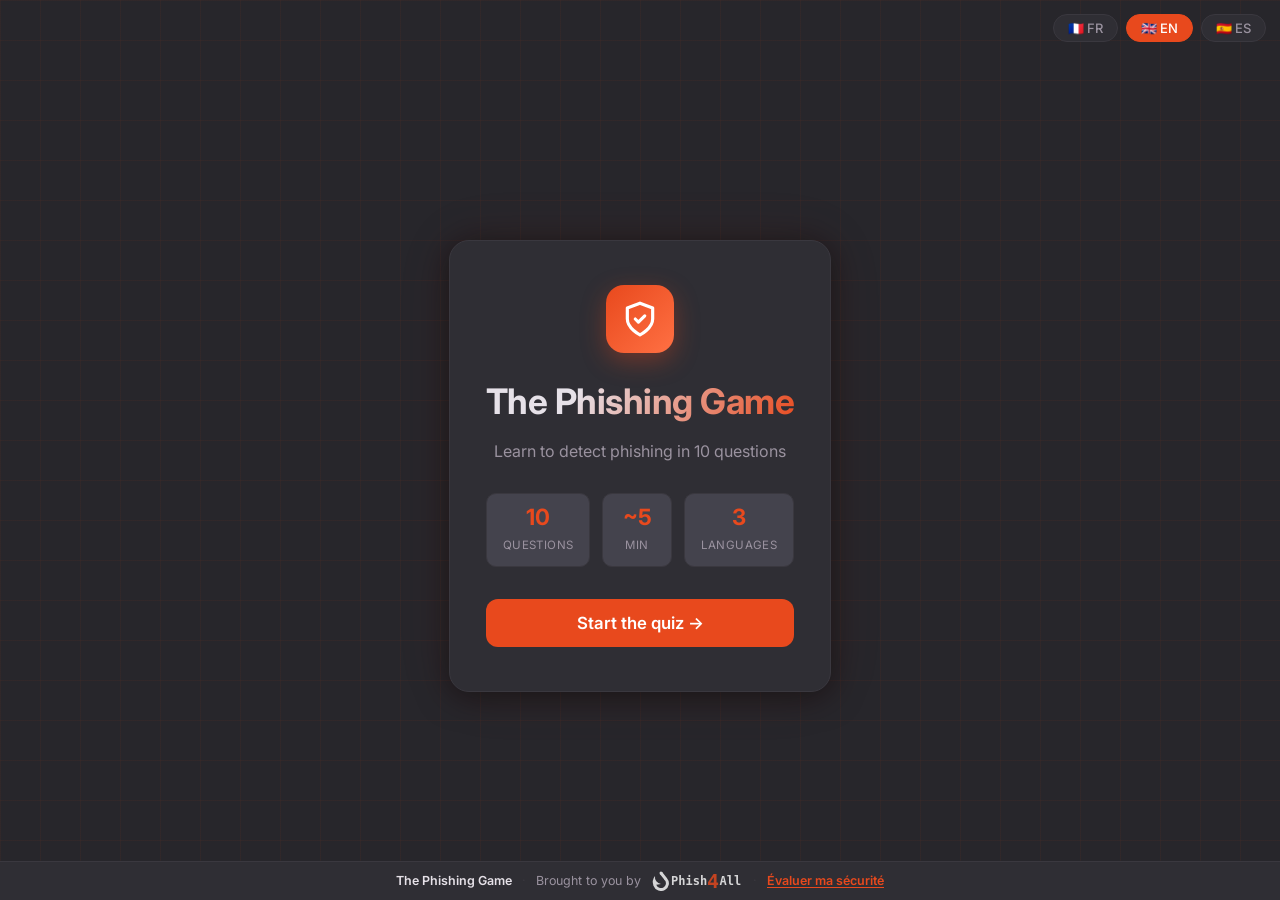
<file: index.html>
<!DOCTYPE html>
<html lang="fr">
<head>
  <meta charset="UTF-8">
  <meta name="viewport" content="width=device-width, initial-scale=1.0">
  <title>The Phishing Game</title>
  <link rel="preconnect" href="https://fonts.googleapis.com">
  <link href="https://fonts.googleapis.com/css2?family=Inter:wght@400;500;600;700&family=JetBrains+Mono:wght@400;500&display=swap" rel="stylesheet">
  <link rel="stylesheet" href="css/style.css">
  <script>if(new URLSearchParams(location.search).get('embed')==='1')document.documentElement.classList.add('embed-mode');</script>
</head>
<body>

  <!-- WELCOME SCREEN -->
  <div id="screen-welcome" class="screen active">
    <div class="lang-bar">
      <button class="lang-btn active" data-lang="fr">🇫🇷 FR</button>
      <button class="lang-btn" data-lang="en">🇬🇧 EN</button>
      <button class="lang-btn" data-lang="es">🇪🇸 ES</button>
    </div>
    <div class="container">
      <div class="welcome-card">
        <div class="shield-icon">
          <svg xmlns="http://www.w3.org/2000/svg" viewBox="0 0 24 24" fill="none"
               stroke="currentColor" stroke-width="2" stroke-linecap="round" stroke-linejoin="round">
            <path d="M12 22s8-4 8-10V5l-8-3-8 3v7c0 6 8 10 8 10z"/>
            <polyline points="9 12 11 14 15 10"/>
          </svg>
        </div>
        <h1 class="welcome-title" data-i18n="game_title"></h1>
        <p class="welcome-subtitle" data-i18n="subtitle"></p>
        <div class="welcome-stats">
          <div class="stat-chip">
            <span class="stat-num">10</span>
            <span class="stat-label" data-i18n="questions_count"></span>
          </div>
          <div class="stat-chip">
            <span class="stat-num">~5</span>
            <span class="stat-label" data-i18n="minutes"></span>
          </div>
          <div class="stat-chip">
            <span class="stat-num">3</span>
            <span class="stat-label" data-i18n="langs"></span>
          </div>
        </div>
        <button class="btn-primary btn-full" id="btn-start" data-i18n="start_btn"></button>
      </div>
    </div>
  </div>

  <!-- QUIZ SCREEN -->
  <div id="screen-quiz" class="screen">
    <header class="quiz-header">
      <div class="progress-label">
        <span data-i18n="question_label"></span>&nbsp;<span id="q-num">1</span>/<span id="q-total">10</span>
      </div>
      <div class="progress-bar">
        <div class="progress-fill" id="progress-fill"></div>
      </div>
      <div class="score-pill">⭐ <span id="score-live">0</span></div>
    </header>

    <div class="container quiz-body">
      <div id="question-area"></div>

      <div id="feedback-box" class="feedback-box hidden">
        <div class="fb-top">
          <span class="fb-icon" id="fb-icon"></span>
          <div class="fb-content">
            <strong id="fb-title"></strong>
            <p id="fb-text"></p>
          </div>
        </div>
        <div id="fb-flags" class="fb-flags"></div>
        <button class="btn-primary" id="btn-next"></button>
      </div>
    </div>
  </div>

  <!-- RESULT SCREEN -->
  <div id="screen-result" class="screen">
    <div class="container">
      <div class="result-card">
        <h2 class="result-heading" data-i18n="result_title"></h2>

        <div class="score-ring-wrap">
          <svg class="score-ring" viewBox="0 0 120 120" aria-hidden="true">
            <defs>
              <linearGradient id="ring-grad" x1="0%" y1="0%" x2="100%" y2="100%">
                <stop offset="0%" stop-color="#e8491d"/>
                <stop offset="100%" stop-color="#ff7043"/>
              </linearGradient>
            </defs>
            <circle class="ring-track" cx="60" cy="60" r="50"/>
            <circle class="ring-progress" id="ring-progress" cx="60" cy="60" r="50" stroke="url(#ring-grad)"/>
          </svg>
          <div class="ring-label">
            <span id="final-score">0</span><small>/<span id="final-total">10</span></small>
          </div>
        </div>

        <div id="grade-badge" class="grade-badge"></div>
        <p id="grade-desc" class="grade-desc"></p>

        <div class="tips-box">
          <h3 data-i18n="tips_title"></h3>
          <ul id="tips-list"></ul>
        </div>

        <div class="result-actions">
          <button class="btn-primary" id="btn-retry" data-i18n="retry_btn"></button>
          <button class="btn-outline" id="btn-home" data-i18n="home_btn"></button>
        </div>
      </div>
    </div>
  </div>

  <footer class="site-footer">
    <span class="footer-title" data-i18n="game_title"></span>
    <span class="footer-sep">·</span>
    <span class="footer-by" data-i18n="brought_by"></span>
    <a href="https://www.phish4all.com" target="_blank" rel="noopener" class="footer-logo-link">
      <img src="assets/logo_white.svg" alt="Phish4All" class="p4a-logo">
    </a>
    <span class="footer-sep">·</span>
    <a href="security.html" class="footer-link">Évaluer ma sécurité</a>
  </footer>

  <script src="js/locales.js"></script>
  <script src="js/app.js"></script>
</body>
</html>
</file>
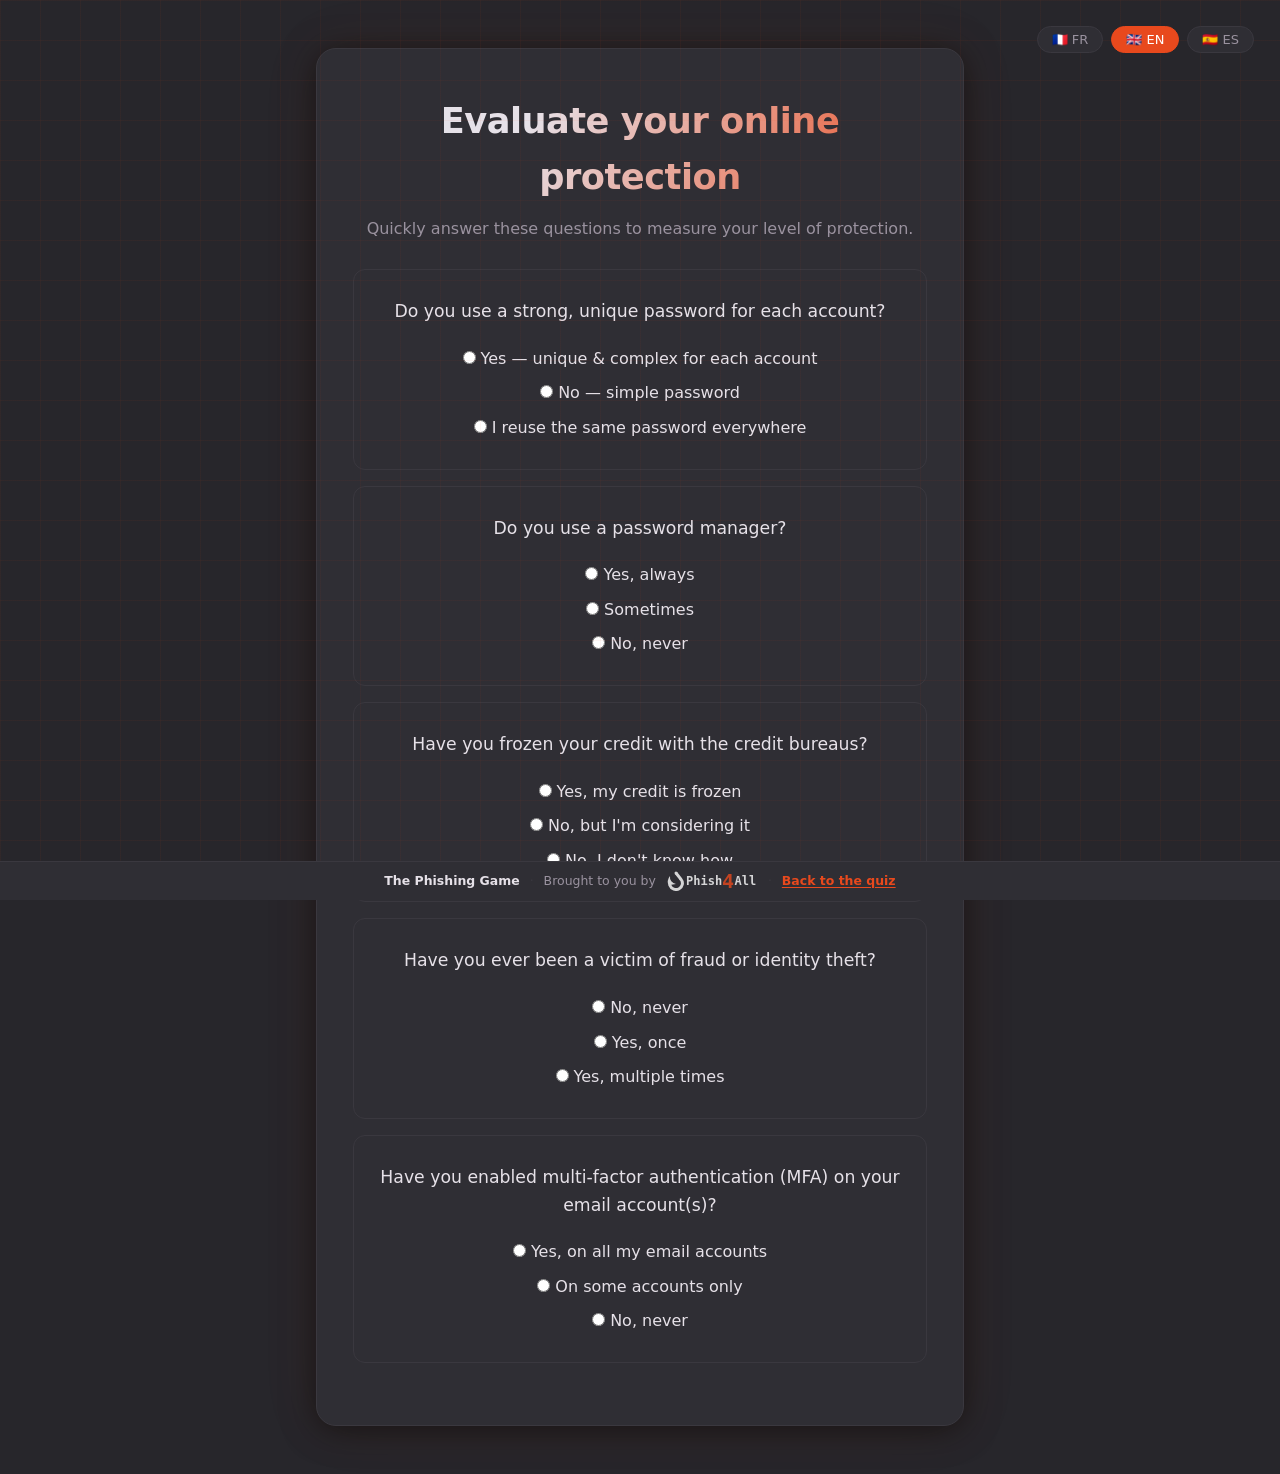
<file: security.html>
<!DOCTYPE html>
<html lang="fr">
<head>
  <meta charset="UTF-8">
  <meta name="viewport" content="width=device-width, initial-scale=1.0">
  <title>Évaluer ma sécurité</title>
  <link rel="stylesheet" href="css/style.css">
  <script>if(new URLSearchParams(location.search).get('embed')==='1')document.documentElement.classList.add('embed-mode');</script>
</head>
<body>

  <div class="lang-bar" style="padding:12px;gap:8px;justify-content:flex-end;">
    <button class="lang-btn" data-lang="fr">🇫🇷 FR</button>
    <button class="lang-btn" data-lang="en">🇬🇧 EN</button>
    <button class="lang-btn" data-lang="es">🇪🇸 ES</button>
  </div>

  <div class="container">
    <div class="welcome-card" style="max-width:720px;margin:48px auto;">
      <h1 class="welcome-title" id="sec-title">Évaluez votre protection en ligne</h1>
      <p class="welcome-subtitle" id="sec-subtitle">Répondez rapidement à ces questions pour mesurer votre niveau de protection.</p>

      <div id="sec-questions" class="sec-questions">
        <!-- questions rendered by js/security.js -->
      </div>

    </div>
  </div>

  <footer class="site-footer">
    <span class="footer-title" id="footer-title">Le Jeu du Phishing</span>
    <span class="footer-sep">·</span>
    <span class="footer-by" id="footer-brought">Proposé par</span>
    <a href="https://www.phish4all.com" target="_blank" rel="noopener" class="footer-logo-link">
      <img src="assets/logo_white.svg" alt="Phish4All" class="p4a-logo">
    </a>
    <span class="footer-sep">·</span>
    <a id="link-home" href="index.html" class="footer-link">Retour au quiz</a>
  </footer>

  <script src="js/locales.js"></script>
  <script src="js/security.js"></script>
</body>
</html>
</file>
<file: css/style.css>
*, *::before, *::after { box-sizing: border-box; margin: 0; padding: 0; }

:root {
  --bg:        #27262b;
  --surface:   #2f2e34;
  --surface2:  #44434d;
  --border:    #3a383f;
  --accent:    #e8491d;
  --accent-h:  #cf3e15;
  --accent-lo: rgba(232,73,29,.15);
  --ok:        #10b981;
  --ok-lo:     rgba(16,185,129,.12);
  --err:       #ef4444;
  --err-lo:    rgba(239,68,68,.12);
  --warn:      #f59e0b;
  --text:      #e6e1e8;
  --muted:     #9a929f;
  --mono:      'JetBrains Mono', monospace;
  --sans:      'Inter', system-ui, sans-serif;
  --r:         12px;
  --r-sm:      8px;
}

body {
  font-family: var(--sans);
  background: var(--bg);
  color: var(--text);
  min-height: 100vh;
  line-height: 1.6;
}

body::before {
  content: '';
  position: fixed;
  inset: 0;
  background-image:
    linear-gradient(rgba(232,73,29,.05) 1px, transparent 1px),
    linear-gradient(90deg, rgba(232,73,29,.05) 1px, transparent 1px);
  background-size: 40px 40px;
  pointer-events: none;
  z-index: 0;
}

/* ── SCREENS ── */
.screen        { display: none; min-height: 100vh; position: relative; z-index: 1; padding-bottom: 44px; }
.screen.active { display: block; }

#screen-welcome.active {
  display: flex;
  flex-direction: column;
  align-items: center;
  justify-content: center;
  padding: 72px 16px 40px;
}

.container {
  max-width: 680px;
  margin: 0 auto;
  padding: 0 16px;
}

/* ── LANG BAR ── */
.lang-bar {
  position: fixed;
  top: 14px; right: 14px;
  display: flex;
  gap: 8px;
  z-index: 200;
}

.lang-btn {
  padding: 5px 14px;
  border-radius: 20px;
  border: 1px solid var(--border);
  background: var(--surface);
  color: var(--muted);
  font: 500 13px var(--sans);
  cursor: pointer;
  transition: all .2s;
}
.lang-btn:hover,
.lang-btn.active {
  background: var(--accent);
  border-color: var(--accent);
  color: #fff;
}

/* ── WELCOME ── */
.welcome-card {
  background: var(--surface);
  border: 1px solid var(--border);
  border-radius: 20px;
  padding: 44px 36px;
  text-align: center;
  max-width: 440px;
  width: 100%;
  box-shadow: 0 4px 32px rgba(0,0,0,.5), 0 0 60px rgba(232,73,29,.08);
}

.shield-icon {
  width: 68px; height: 68px;
  background: linear-gradient(135deg, var(--accent), #ff7043);
  border-radius: 18px;
  display: flex;
  align-items: center;
  justify-content: center;
  margin: 0 auto 20px;
  box-shadow: 0 8px 24px rgba(232,73,29,.35);
}
.shield-icon svg { width: 38px; height: 38px; stroke: #fff; }

.welcome-title {
  font-size: 2.2rem;
  font-weight: 700;
  letter-spacing: -.5px;
  background: linear-gradient(120deg, #e6e1e8 30%, #e8491d);
  -webkit-background-clip: text;
  -webkit-text-fill-color: transparent;
  background-clip: text;
  margin-bottom: 10px;
}

.welcome-subtitle {
  color: var(--muted);
  font-size: 1rem;
  margin-bottom: 28px;
}

.welcome-stats {
  display: flex;
  justify-content: center;
  gap: 12px;
  margin-bottom: 32px;
}

.stat-chip {
  background: var(--surface2);
  border: 1px solid var(--border);
  border-radius: 10px;
  padding: 10px 16px;
  text-align: center;
  flex: 1;
}
.stat-num   { display: block; font-size: 1.4rem; font-weight: 700; color: var(--accent); line-height: 1.2; }
.stat-label { font-size: .72rem; color: var(--muted); text-transform: uppercase; letter-spacing: .4px; }

.embed-mode .lang-bar,
.embed-mode .site-footer,
.embed-mode #btn-home {
  display: none !important;
}
.site-footer {
  position: fixed;
  bottom: 0; left: 0; right: 0;
  z-index: 150;
  background: var(--surface);
  border-top: 1px solid var(--border);
  padding: 9px 16px;
  display: flex;
  align-items: center;
  justify-content: center;
  gap: 10px;
  font-size: .78rem;
}
.footer-title {
  font-weight: 600;
  color: var(--text);
}
.footer-sep { color: var(--border); }
.footer-by  { color: var(--muted); }
.footer-logo-link { display: flex; align-items: center; }
.p4a-logo {
  height: 20px;
  width: auto;
  opacity: .8;
  transition: opacity .2s;
  vertical-align: middle;
}
.footer-logo-link:hover .p4a-logo { opacity: 1; }
.footer-link {
  color: var(--accent);
  font-weight: 600;
  text-decoration: underline;
  text-underline-offset: 2px;
  transition: opacity .2s;
}
.footer-link:hover { opacity: .75; }

/* ── BUTTONS ── */
.btn-primary {
  display: inline-flex;
  align-items: center;
  justify-content: center;
  gap: 8px;
  padding: 12px 24px;
  background: var(--accent);
  color: #fff;
  border: none;
  border-radius: var(--r-sm);
  font: 600 1rem var(--sans);
  cursor: pointer;
  transition: all .2s;
}
.btn-primary:hover  { background: var(--accent-h); transform: translateY(-1px); box-shadow: 0 4px 14px rgba(232,73,29,.4); }
.btn-primary:active { transform: translateY(0); }
.btn-primary.btn-full { width: 100%; border-radius: var(--r); padding: 14px; font-size: 1.05rem; }

.btn-outline {
  display: inline-flex;
  align-items: center;
  justify-content: center;
  padding: 12px 24px;
  background: transparent;
  color: var(--muted);
  border: 1px solid var(--border);
  border-radius: var(--r-sm);
  font: 500 1rem var(--sans);
  cursor: pointer;
  transition: all .2s;
}
.btn-outline:hover { border-color: var(--muted); color: var(--text); }

/* ── QUIZ HEADER ── */
.quiz-header {
  position: sticky;
  top: 0; z-index: 100;
  display: flex;
  align-items: center;
  gap: 12px;
  padding: 10px 16px;
  background: var(--bg);
  border-bottom: 1px solid var(--border);
}

.progress-label { font-size: .82rem; color: var(--muted); white-space: nowrap; }
.progress-bar   { flex: 1; height: 6px; background: var(--surface2); border-radius: 3px; overflow: hidden; }
.progress-fill  { height: 100%; background: linear-gradient(90deg, var(--accent), #ff7043); border-radius: 3px; transition: width .5s ease; }
.score-pill     { font-size: .82rem; font-weight: 600; color: var(--warn); white-space: nowrap; }

.quiz-body { padding: 24px 16px 48px; }

/* ── QCM CARD ── */
.question-card {
  background: var(--surface);
  border: 1px solid var(--border);
  border-radius: var(--r);
  padding: 28px 24px;
  margin-bottom: 16px;
  animation: fadeUp .3s ease;
}

.type-badge {
  display: inline-flex;
  align-items: center;
  gap: 5px;
  padding: 3px 10px;
  border-radius: 20px;
  font: 600 .72rem var(--sans);
  letter-spacing: .4px;
  text-transform: uppercase;
  margin-bottom: 14px;
}
.badge-qcm   { background: rgba(232,73,29,.12); color: #f07a5a; border: 1px solid rgba(232,73,29,.25); }
.badge-email { background: rgba(245,158,11,.12); color: #fbbf24; border: 1px solid rgba(245,158,11,.25); }

.question-text { font-size: 1.08rem; font-weight: 500; margin-bottom: 20px; line-height: 1.6; }

.options-list { display: flex; flex-direction: column; gap: 9px; }

.option-btn {
  width: 100%;
  text-align: left;
  display: flex;
  align-items: flex-start;
  gap: 12px;
  padding: 12px 16px;
  background: var(--surface2);
  border: 1.5px solid var(--border);
  border-radius: var(--r-sm);
  color: var(--text);
  font: 500 .93rem var(--sans);
  cursor: pointer;
  line-height: 1.5;
  transition: border-color .15s, background .15s;
}
.option-btn:hover:not(:disabled) { border-color: var(--accent); background: var(--accent-lo); }
.option-btn:disabled { cursor: default; }

.opt-letter {
  flex-shrink: 0;
  width: 24px; height: 24px;
  background: var(--border);
  border-radius: 6px;
  display: flex;
  align-items: center;
  justify-content: center;
  font: 600 .78rem var(--mono);
}

.option-btn.is-correct              { border-color: var(--ok); background: var(--ok-lo); }
.option-btn.is-correct .opt-letter  { background: var(--ok); color: #fff; }
.option-btn.is-wrong                { border-color: var(--err); background: var(--err-lo); }
.option-btn.is-wrong .opt-letter    { background: var(--err); color: #fff; }

/* ── EMAIL MOCK ── */
.email-intro {
  text-align: center;
  font-size: .88rem;
  color: var(--muted);
  font-weight: 500;
  margin-bottom: 10px;
}

.email-mock {
  background: #1e1d22;
  border: 1px solid var(--border);
  border-radius: var(--r);
  overflow: hidden;
  margin-bottom: 14px;
  animation: fadeUp .3s ease;
  transition: border-color .3s;
}

.email-meta {
  background: var(--surface2);
  padding: 14px 18px;
  border-bottom: 1px solid var(--border);
}

.email-row {
  display: flex;
  gap: 8px;
  font-size: .84rem;
  margin-bottom: 5px;
  align-items: baseline;
}
.email-row:last-child { margin-bottom: 0; }
.email-row-lbl { color: var(--muted); min-width: 46px; flex-shrink: 0; }
.email-row-val { color: var(--text); }
.email-addr    { font-family: var(--mono); font-size: .78rem; color: #f07a5a; }

.email-subject {
  margin-top: 10px;
  padding-top: 10px;
  border-top: 1px solid var(--border);
  font-weight: 600;
  font-size: .97rem;
}

.email-body {
  padding: 20px 18px;
  font-size: .88rem;
  line-height: 1.75;
  color: #c9c4cc;
  white-space: pre-line;
}

.email-cta { padding: 0 18px 18px; }
.email-cta-btn {
  display: inline-block;
  background: #b83c18;
  color: #fff;
  padding: 9px 18px;
  border-radius: 6px;
  font-size: .88rem;
  font-weight: 500;
  margin-bottom: 6px;
  cursor: default;
}
.email-cta-url { font-family: var(--mono); font-size: .74rem; color: var(--muted); }

.email-verdict {
  display: grid;
  grid-template-columns: 1fr 1fr;
  gap: 10px;
  margin-bottom: 16px;
}

.btn-phishing,
.btn-legit {
  padding: 13px;
  border-radius: var(--r-sm);
  font: 600 .93rem var(--sans);
  cursor: pointer;
  transition: all .2s;
  text-align: center;
}
.btn-phishing { border: 1.5px solid var(--err); background: var(--err-lo); color: #fca5a5; }
.btn-phishing:hover { background: rgba(239,68,68,.22); transform: translateY(-1px); }
.btn-legit    { border: 1.5px solid var(--ok); background: var(--ok-lo); color: #6ee7b7; }
.btn-legit:hover { background: rgba(16,185,129,.22); transform: translateY(-1px); }
.btn-phishing:disabled,
.btn-legit:disabled { cursor: default; transform: none; }

/* ── FEEDBACK BOX ── */
.feedback-box {
  background: var(--surface);
  border: 1px solid var(--border);
  border-radius: var(--r);
  padding: 22px;
  margin-bottom: 24px;
  animation: fadeUp .3s ease;
}
.feedback-box.hidden { display: none; }
.feedback-box.is-correct { border-color: rgba(16,185,129,.4); }
.feedback-box.is-wrong   { border-color: rgba(239,68,68,.4); }

.fb-top  { display: flex; gap: 14px; align-items: flex-start; margin-bottom: 12px; }
.fb-icon { font-size: 1.8rem; flex-shrink: 0; line-height: 1; }

.fb-content strong { display: block; font-size: 1rem; margin-bottom: 4px; }
.fb-content p      { font-size: .88rem; color: var(--muted); line-height: 1.6; }

.fb-flags { display: flex; flex-direction: column; gap: 6px; margin: 14px 0; }

.flag {
  display: flex;
  align-items: flex-start;
  gap: 8px;
  padding: 7px 11px;
  border-radius: var(--r-sm);
  font-size: .84rem;
  line-height: 1.45;
}
.flag-red   { background: var(--err-lo); border: 1px solid rgba(239,68,68,.2); color: #fca5a5; }
.flag-green { background: var(--ok-lo);  border: 1px solid rgba(16,185,129,.2); color: #6ee7b7; }
.flag-icon  { flex-shrink: 0; }

/* ── RESULT SCREEN ── */
#screen-result { padding: 40px 0 60px; }
#screen-result.active { display: block; }

.result-card {
  background: var(--surface);
  border: 1px solid var(--border);
  border-radius: 20px;
  padding: 44px 36px;
  text-align: center;
  max-width: 520px;
  margin: 0 auto;
  box-shadow: 0 4px 32px rgba(0,0,0,.4);
}

.result-heading { font-size: 1.7rem; font-weight: 700; margin-bottom: 28px; }

.score-ring-wrap {
  position: relative;
  width: 152px; height: 152px;
  margin: 0 auto 22px;
}

.score-ring { width: 100%; height: 100%; transform: rotate(-90deg); }
.ring-track    { fill: none; stroke: var(--surface2); stroke-width: 9; }
.ring-progress {
  fill: none;
  stroke-width: 9;
  stroke-linecap: round;
  stroke-dasharray: 314.16;
  stroke-dashoffset: 314.16;
  transition: stroke-dashoffset 1.1s cubic-bezier(.4,0,.2,1);
}

.ring-label {
  position: absolute;
  inset: 0;
  display: flex;
  flex-direction: column;
  align-items: center;
  justify-content: center;
}
.ring-label span  { font-size: 2.4rem; font-weight: 700; line-height: 1; }
.ring-label small { font-size: .95rem; color: var(--muted); }

.grade-badge {
  display: inline-block;
  padding: 7px 20px;
  border-radius: 20px;
  font: 700 .97rem var(--sans);
  margin-bottom: 6px;
}
.g5 { background: rgba(16,185,129,.18); color: #10b981; }
.g4 { background: rgba(232,73,29,.15); color: #f07a5a; }
.g3 { background: rgba(245,158,11,.15); color: #f59e0b; }
.g2 { background: rgba(239,68,68,.13);  color: #f87171; }
.g1 { background: rgba(239,68,68,.18);  color: #ef4444; }

.grade-desc { color: var(--muted); font-size: .93rem; margin-bottom: 28px; }

.sec-score-wrap { margin: 18px 0 24px; text-align: center; }
.sec-score-bar-track {
  position: relative;
  height: 10px;
  border-radius: 5px;
  background: linear-gradient(to right, #ef4444, #f59e0b 50%, #10b981);
  margin: 12px 0 6px;
}
.sec-score-thumb {
  position: absolute;
  top: 50%;
  width: 18px; height: 18px;
  border-radius: 50%;
  background: var(--bg);
  border: 3px solid #fff;
  transform: translate(-50%, -50%);
  box-shadow: 0 1px 6px rgba(0,0,0,.5);
  transition: left .7s cubic-bezier(.4,0,.2,1);
}
.sec-score-labels {
  display: flex;
  justify-content: space-between;
  font-size: .73rem;
  color: var(--muted);
  margin-top: 4px;
}

.tips-box {
  text-align: left;
  background: var(--surface2);
  border: 1px solid var(--border);
  border-radius: var(--r);
  padding: 18px 22px;
  margin-bottom: 24px;
}
.tips-box h3 {
  font-size: .78rem;
  text-transform: uppercase;
  letter-spacing: .5px;
  color: var(--muted);
  margin-bottom: 10px;
}
#tips-list { list-style: none; display: flex; flex-direction: column; gap: 7px; }
#tips-list li {
  font-size: .86rem;
  color: var(--text);
  padding-left: 18px;
  position: relative;
  line-height: 1.5;
}
#tips-list li::before { content: '→'; position: absolute; left: 0; color: var(--accent); font-weight: 700; }

.result-actions { display: flex; gap: 10px; justify-content: center; }
.result-actions .btn-primary { flex: 1; }

/* ── ANIMATION ── */
@keyframes fadeUp {
  from { opacity: 0; transform: translateY(14px); }
  to   { opacity: 1; transform: translateY(0); }
}

/* ── RESPONSIVE ── */
@media (max-width: 560px) {
  .welcome-card, .result-card { padding: 28px 18px; }
  .welcome-stats { gap: 8px; }
  .stat-chip { padding: 9px 10px; }
  .question-card { padding: 20px 14px; }
  .email-verdict { grid-template-columns: 1fr; }
  .result-actions { flex-direction: column; }
  .quiz-header { padding: 8px 12px; gap: 8px; }
  .quiz-body { padding: 16px 0 48px; }
}
</file>
